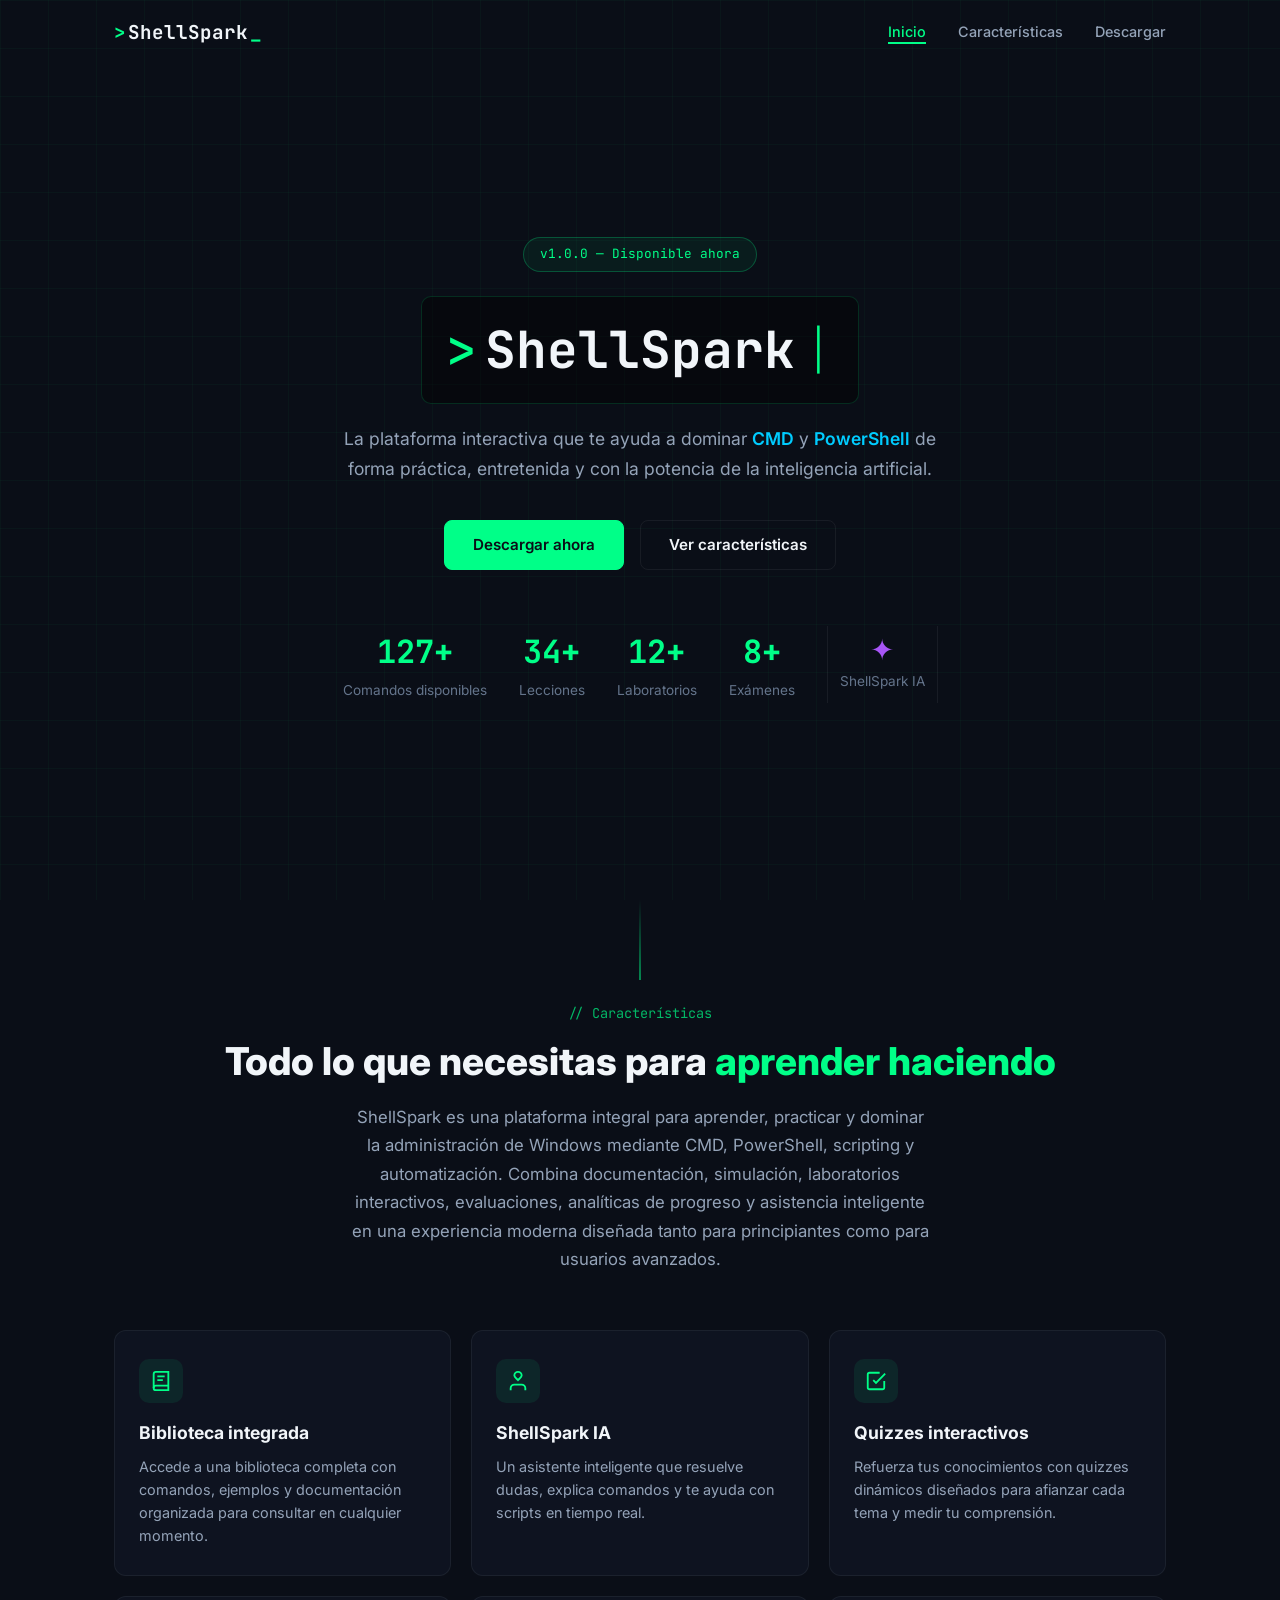
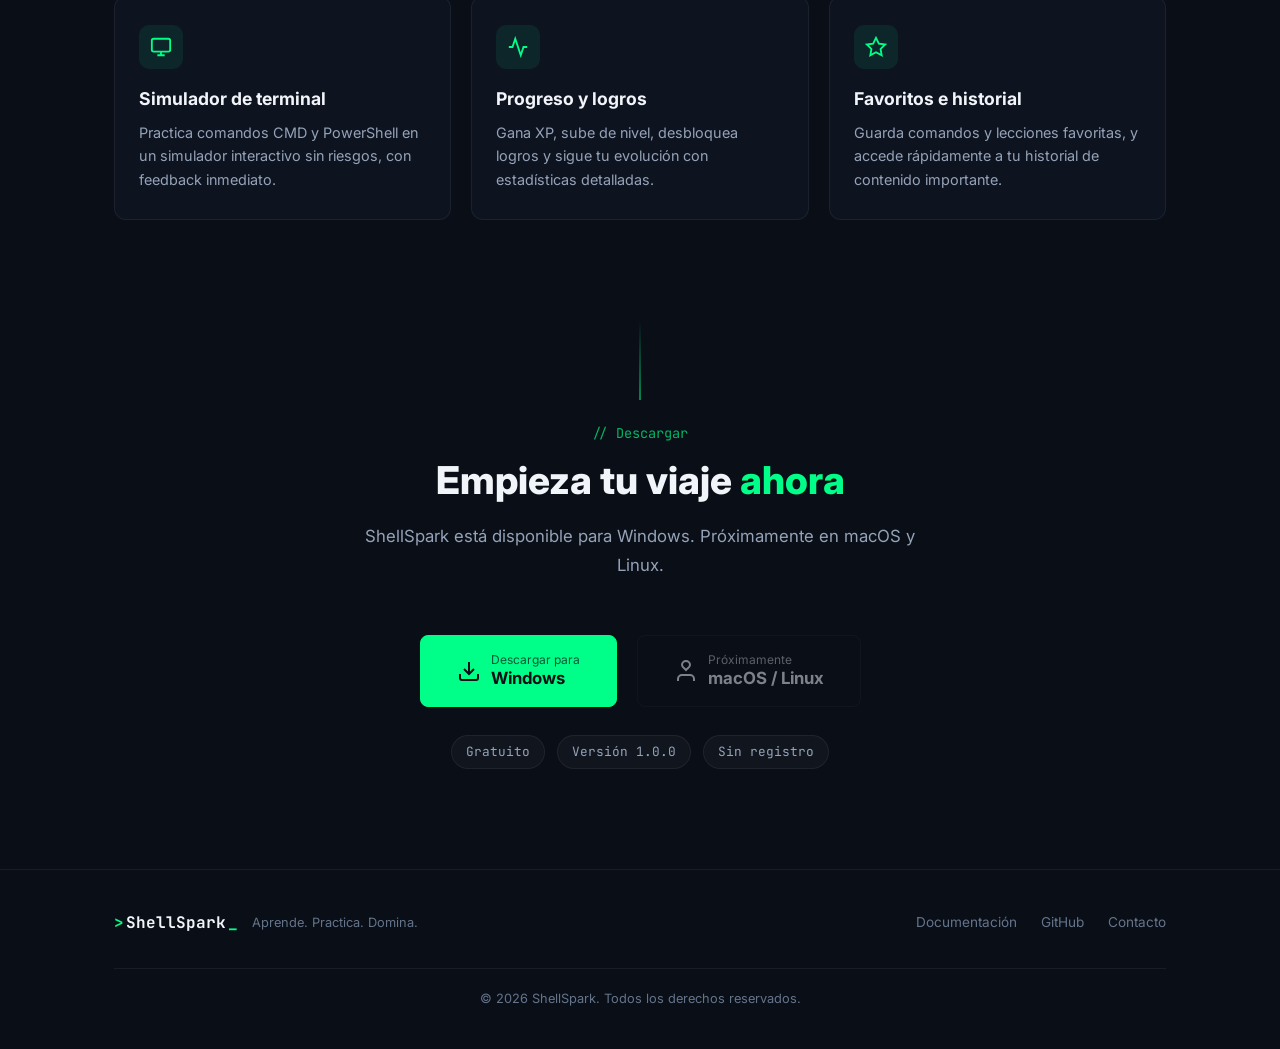
<file: index.html>
<!DOCTYPE html>
<html lang="es">

<head>
  <meta charset="UTF-8">
  <meta name="viewport" content="width=device-width, initial-scale=1.0">
  <title>ShellSpark — Domina CMD y PowerShell</title>
  <meta name="description"
    content="Plataforma interactiva para aprender CMD y PowerShell con desafíos, IA y gamificación.">
  <meta name="google-site-verification" content="49528b79247a3274" />
  <link rel="preconnect" href="https://fonts.googleapis.com">
  <link rel="preconnect" href="https://fonts.gstatic.com" crossorigin>
  <link
    href="https://fonts.googleapis.com/css2?family=Inter:wght@400;500;600;700;800&family=JetBrains+Mono:wght@400;500;700&display=swap"
    rel="stylesheet">
  <link rel="icon" type="image/png" sizes="32x32" href="assets/favicon-32.png">
  <link rel="icon" type="image/png" sizes="64x64" href="assets/favicon-64.png">
  <link rel="icon" type="image/png" sizes="128x128" href="assets/favicon-128.png">
  <link rel="icon" type="image/png" sizes="196x196" href="assets/favicon-196.png">
  <link rel="apple-touch-icon" href="assets/favicon-196.png">
  <link rel="stylesheet" href="css/style.css">
</head>

<body>
  <nav class="navbar" id="navbar">
    <div class="container nav-container">
      <a href="#" class="nav-logo">
        <span class="logo-bracket">&gt;</span>
        <span class="logo-text">ShellSpark</span>
        <span class="logo-cursor">_</span>
      </a>
      <button class="nav-toggle" id="navToggle" aria-label="Menú">
        <span></span><span></span><span></span>
      </button>
      <ul class="nav-menu" id="navMenu">
        <li><a href="#hero" class="nav-link active">Inicio</a></li>
        <li><a href="#features" class="nav-link">Características</a></li>
        <li><a href="#download" class="nav-link">Descargar</a></li>
      </ul>
    </div>
  </nav>

  <section class="hero" id="hero">
    <div class="container hero-container">
      <div class="hero-badge">v1.0.0 — Disponible ahora</div>
      <h1 class="hero-title">
        <span class="terminal-line">
          <span class="prompt">></span>
          <span class="typed-text" id="typedText"></span>
          <span class="cursor-blink">|</span>
        </span>
      </h1>
      <p class="hero-subtitle">
        La plataforma interactiva que te ayuda a dominar <strong>CMD</strong> y <strong>PowerShell</strong>
        de forma práctica, entretenida y con la potencia de la inteligencia artificial.
      </p>
      <div class="hero-actions">
        <a href="#download" class="btn btn-primary">Descargar ahora</a>
        <a href="#features" class="btn btn-outline">Ver características</a>
      </div>
      <div class="hero-stats">
        <div class="stat-item">
          <span class="stat-number" data-key="comandos">0</span>
          <span class="stat-label">Comandos disponibles</span>
        </div>
        <div class="stat-item">
          <span class="stat-number" data-key="lecciones">0</span>
          <span class="stat-label">Lecciones</span>
        </div>
        <div class="stat-item">
          <span class="stat-number" data-key="laboratorios">0</span>
          <span class="stat-label">Laboratorios</span>
        </div>
        <div class="stat-item">
          <span class="stat-number" data-key="examenes">0</span>
          <span class="stat-label">Exámenes</span>
        </div>
        <div class="stat-item stat-item-ia">
          <span class="stat-badge">✦</span>
          <span class="stat-label">ShellSpark IA</span>
        </div>
      </div>
    </div>
    <div class="hero-bg-grid"></div>
  </section>

  <section class="features" id="features">
    <div class="container">
      <div class="section-header">
        <span class="section-tag">// Características</span>
        <h2 class="section-title">Todo lo que necesitas para <span class="highlight">aprender haciendo</span></h2>
        <p class="section-desc">
          ShellSpark es una plataforma integral para aprender, practicar y dominar la administración
          de Windows mediante CMD, PowerShell, scripting y automatización. Combina documentación,
          simulación, laboratorios interactivos, evaluaciones, analíticas de progreso y asistencia
          inteligente en una experiencia moderna diseñada tanto para principiantes como para usuarios avanzados.
        </p>
      </div>
      <div class="features-grid">
        <div class="feature-card" data-delay="0">
          <div class="feature-icon">
            <svg viewBox="0 0 24 24" fill="none" stroke="currentColor" stroke-width="2">
              <path d="M4 19.5A2.5 2.5 0 016.5 17H20" />
              <path d="M6.5 2H20v20H6.5A2.5 2.5 0 014 19.5v-15A2.5 2.5 0 016.5 2z" />
              <line x1="8" y1="7" x2="16" y2="7" />
              <line x1="8" y1="11" x2="14" y2="11" />
            </svg>
          </div>
          <h3 class="feature-title">Biblioteca integrada</h3>
          <p class="feature-desc">Accede a una biblioteca completa con comandos, ejemplos y documentación organizada
            para consultar en cualquier momento.</p>
        </div>
        <div class="feature-card" data-delay="100">
          <div class="feature-icon">
            <svg viewBox="0 0 24 24" fill="none" stroke="currentColor" stroke-width="2">
              <path d="M12 2a4 4 0 014 4c0 2-2 3-4 5-2-2-4-3-4-5a4 4 0 014-4z" />
              <path d="M4 22v-2a4 4 0 014-4h8a4 4 0 014 4v2" />
            </svg>
          </div>
          <h3 class="feature-title">ShellSpark IA</h3>
          <p class="feature-desc">Un asistente inteligente que resuelve dudas, explica comandos y te ayuda con scripts
            en tiempo real.</p>
        </div>
        <div class="feature-card" data-delay="200">
          <div class="feature-icon">
            <svg viewBox="0 0 24 24" fill="none" stroke="currentColor" stroke-width="2">
              <path d="M9 11l3 3L22 4" />
              <path d="M21 12v7a2 2 0 01-2 2H5a2 2 0 01-2-2V5a2 2 0 012-2h11" />
            </svg>
          </div>
          <h3 class="feature-title">Quizzes interactivos</h3>
          <p class="feature-desc">Refuerza tus conocimientos con quizzes dinámicos diseñados para afianzar cada tema y
            medir tu comprensión.</p>
        </div>
        <div class="feature-card" data-delay="300">
          <div class="feature-icon">
            <svg viewBox="0 0 24 24" fill="none" stroke="currentColor" stroke-width="2">
              <rect x="2" y="3" width="20" height="14" rx="2" />
              <line x1="8" y1="21" x2="16" y2="21" />
              <line x1="12" y1="17" x2="12" y2="21" />
            </svg>
          </div>
          <h3 class="feature-title">Simulador de terminal</h3>
          <p class="feature-desc">Practica comandos CMD y PowerShell en un simulador interactivo sin riesgos, con
            feedback inmediato.</p>
        </div>
        <div class="feature-card" data-delay="400">
          <div class="feature-icon">
            <svg viewBox="0 0 24 24" fill="none" stroke="currentColor" stroke-width="2">
              <polyline points="22 12 18 12 15 21 9 3 6 12 2 12" />
            </svg>
          </div>
          <h3 class="feature-title">Progreso y logros</h3>
          <p class="feature-desc">Gana XP, sube de nivel, desbloquea logros y sigue tu evolución con estadísticas
            detalladas.</p>
        </div>
        <div class="feature-card" data-delay="500">
          <div class="feature-icon">
            <svg viewBox="0 0 24 24" fill="none" stroke="currentColor" stroke-width="2">
              <polygon
                points="12 2 15.09 8.26 22 9.27 17 14.14 18.18 21.02 12 17.77 5.82 21.02 7 14.14 2 9.27 8.91 8.26 12 2" />
            </svg>
          </div>
          <h3 class="feature-title">Favoritos e historial</h3>
          <p class="feature-desc">Guarda comandos y lecciones favoritas, y accede rápidamente a tu historial de
            contenido importante.</p>
        </div>
      </div>
    </div>
  </section>

  <section class="download" id="download">
    <div class="container">
      <div class="download-content">
        <div class="section-header">
          <span class="section-tag">// Descargar</span>
          <h2 class="section-title">Empieza tu viaje <span class="highlight">ahora</span></h2>
          <p class="section-desc">
            ShellSpark está disponible para Windows. Próximamente en macOS y Linux.
          </p>
        </div>
        <div class="download-buttons">
          <a href="https://github.com/jaguilar-cmyk/ShellSpark.likb/releases/download/v1.0.0/ShellSpark.AI-1.0.0-x64.exe"
            target="_blank" rel="noopener noreferrer" class="btn btn-primary btn-lg download-btn">
            <svg class="btn-icon" viewBox="0 0 24 24" fill="none" stroke="currentColor" stroke-width="2">
              <path d="M21 15v4a2 2 0 01-2 2H5a2 2 0 01-2-2v-4" />
              <polyline points="7 10 12 15 17 10" />
              <line x1="12" y1="15" x2="12" y2="3" />
            </svg>
            <span class="btn-text">
              <span class="btn-label">Descargar para</span>
              <span class="btn-name">Windows</span>
            </span>
          </a>
          <button class="btn btn-outline btn-lg" disabled>
            <svg class="btn-icon" viewBox="0 0 24 24" fill="none" stroke="currentColor" stroke-width="2">
              <path d="M12 2a4 4 0 014 4c0 2-2 3-4 5-2-2-4-3-4-5a4 4 0 014-4z" />
              <path d="M4 22v-2a4 4 0 014-4h8a4 4 0 014 4v2" />
            </svg>
            <span class="btn-text">
              <span class="btn-label">Próximamente</span>
              <span class="btn-name">macOS / Linux</span>
            </span>
          </button>
        </div>
        <div class="download-info">
          <span class="info-chip">Gratuito</span>
          <span class="info-chip">Versión 1.0.0</span>
          <span class="info-chip">Sin registro</span>
        </div>
      </div>
    </div>
  </section>

  <footer class="footer">
    <div class="container footer-container">
      <div class="footer-brand">
        <span class="logo-bracket">&gt;</span>
        <span class="logo-text">ShellSpark</span>
        <span class="logo-cursor">_</span>
        <p class="footer-desc">Aprende. Practica. Domina.</p>
      </div>
      <div class="footer-links">
        <a href="#">Documentación</a>
        <a href="#">GitHub</a>
        <a href="#">Contacto</a>
      </div>
      <p class="footer-copy">&copy; 2026 ShellSpark. Todos los derechos reservados.</p>
    </div>
  </footer>

  <script src="js/main.js"></script>
</body>

</html>
</file>
<file: css/style.css>
:root {
  --bg-primary: #0a0e17;
  --bg-secondary: #111827;
  --bg-card: rgba(17, 24, 39, 0.6);
  --text-primary: #f1f5f9;
  --text-secondary: #94a3b8;
  --text-muted: #64748b;
  --accent-green: #00ff88;
  --accent-cyan: #00ccff;
  --accent-purple: #a855f7;
  --border-color: rgba(0, 255, 136, 0.15);
  --glass-bg: rgba(255, 255, 255, 0.03);
  --glass-border: rgba(255, 255, 255, 0.06);
  --font-sans: 'Inter', -apple-system, BlinkMacSystemFont, sans-serif;
  --font-mono: 'JetBrains Mono', 'Cascadia Code', monospace;
  --max-width: 1100px;
  --nav-height: 64px;
}

*,
*::before,
*::after {
  box-sizing: border-box;
  margin: 0;
  padding: 0;
}

html {
  scroll-behavior: smooth;
  scroll-padding-top: var(--nav-height);
}

body {
  font-family: var(--font-sans);
  background: var(--bg-primary);
  color: var(--text-primary);
  line-height: 1.6;
  -webkit-font-smoothing: antialiased;
}

a {
  color: inherit;
  text-decoration: none;
}

img {
  max-width: 100%;
  display: block;
}

.container {
  width: 100%;
  max-width: var(--max-width);
  margin: 0 auto;
  padding: 0 24px;
}

/* ── Navbar ── */
.navbar {
  position: fixed;
  top: 0;
  left: 0;
  right: 0;
  height: var(--nav-height);
  z-index: 1000;
  transition: background 0.3s, box-shadow 0.3s;
}

.navbar.scrolled {
  background: rgba(10, 14, 23, 0.85);
  backdrop-filter: blur(16px);
  -webkit-backdrop-filter: blur(16px);
  border-bottom: 1px solid var(--glass-border);
}

.nav-container {
  display: flex;
  align-items: center;
  justify-content: space-between;
  height: 100%;
}

.nav-logo {
  display: flex;
  align-items: center;
  gap: 2px;
  font-family: var(--font-mono);
  font-size: 1.2rem;
  font-weight: 700;
}

.logo-bracket {
  color: var(--accent-green);
}

.logo-text {
  color: var(--text-primary);
}

.logo-cursor {
  color: var(--accent-green);
  animation: blink 1s step-end infinite;
}

.nav-menu {
  display: flex;
  list-style: none;
  gap: 32px;
}

.nav-link {
  font-size: 0.9rem;
  font-weight: 500;
  color: var(--text-secondary);
  transition: color 0.2s;
  position: relative;
}

.nav-link::after {
  content: '';
  position: absolute;
  bottom: -4px;
  left: 0;
  width: 0;
  height: 2px;
  background: var(--accent-green);
  transition: width 0.3s;
}

.nav-link:hover,
.nav-link.active {
  color: var(--accent-green);
}

.nav-link:hover::after,
.nav-link.active::after {
  width: 100%;
}

.nav-toggle {
  display: none;
  flex-direction: column;
  gap: 5px;
  background: none;
  border: none;
  cursor: pointer;
  padding: 4px;
}

.nav-toggle span {
  display: block;
  width: 24px;
  height: 2px;
  background: var(--text-primary);
  transition: 0.3s;
  border-radius: 2px;
}

.nav-toggle.active span:nth-child(1) {
  transform: rotate(45deg) translate(5px, 5px);
}

.nav-toggle.active span:nth-child(2) {
  opacity: 0;
}

.nav-toggle.active span:nth-child(3) {
  transform: rotate(-45deg) translate(5px, -5px);
}

/* ── Buttons ── */
.btn {
  display: inline-flex;
  align-items: center;
  gap: 10px;
  padding: 12px 28px;
  border-radius: 8px;
  font-family: var(--font-sans);
  font-size: 0.95rem;
  font-weight: 600;
  cursor: pointer;
  transition: all 0.25s;
  border: 1.5px solid transparent;
}

.btn-primary {
  background: var(--accent-green);
  color: #0a0e17;
  border-color: var(--accent-green);
}

.btn-primary:hover {
  background: transparent;
  color: var(--accent-green);
  box-shadow: 0 0 24px rgba(0, 255, 136, 0.25);
}

.btn-outline {
  background: transparent;
  color: var(--text-primary);
  border-color: var(--glass-border);
}

.btn-outline:hover {
  border-color: var(--accent-green);
  color: var(--accent-green);
}

.btn-lg {
  padding: 16px 36px;
  font-size: 1rem;
}

.btn:disabled {
  opacity: 0.5;
  cursor: not-allowed;
}

.btn-icon {
  width: 24px;
  height: 24px;
  flex-shrink: 0;
}

.btn-text {
  display: flex;
  flex-direction: column;
  align-items: flex-start;
  line-height: 1.3;
}

.btn-label {
  font-size: 0.75rem;
  font-weight: 400;
  opacity: 0.7;
}

.btn-name {
  font-size: 1.05rem;
  font-weight: 700;
}

/* ── Hero ── */
.hero {
  min-height: 100vh;
  display: flex;
  align-items: center;
  position: relative;
  overflow: hidden;
  padding: 120px 0 80px;
}

.hero-bg-grid {
  position: absolute;
  inset: 0;
  background-image:
    linear-gradient(rgba(0, 255, 136, 0.03) 1px, transparent 1px),
    linear-gradient(90deg, rgba(0, 255, 136, 0.03) 1px, transparent 1px);
  background-size: 48px 48px;
  pointer-events: none;
}

.hero-container {
  position: relative;
  z-index: 1;
  text-align: center;
}

.hero-badge {
  display: inline-block;
  padding: 6px 16px;
  border-radius: 100px;
  font-size: 0.8rem;
  font-family: var(--font-mono);
  color: var(--accent-green);
  border: 1px solid rgba(0, 255, 136, 0.25);
  background: rgba(0, 255, 136, 0.06);
  margin-bottom: 24px;
}

.hero-title {
  font-family: var(--font-mono);
  font-size: clamp(1.8rem, 5vw, 3.2rem);
  font-weight: 700;
  margin-bottom: 20px;
  min-height: 1.4em;
}

.terminal-line {
  display: inline-flex;
  align-items: center;
  gap: 8px;
  background: rgba(0, 0, 0, 0.4);
  border: 1px solid rgba(0, 255, 136, 0.15);
  border-radius: 10px;
  padding: 12px 24px;
  font-size: inherit;
}

.prompt {
  color: var(--accent-green);
  font-weight: 500;
}

.typed-text {
  color: var(--text-primary);
}

.cursor-blink {
  color: var(--accent-green);
  animation: blink 0.8s step-end infinite;
  font-weight: 100;
}

.hero-subtitle {
  max-width: 640px;
  margin: 0 auto 36px;
  font-size: 1.1rem;
  color: var(--text-secondary);
  line-height: 1.7;
}

.hero-subtitle strong {
  color: var(--accent-cyan);
  font-weight: 600;
}

.hero-actions {
  display: flex;
  gap: 16px;
  justify-content: center;
  flex-wrap: wrap;
  margin-bottom: 56px;
}

.hero-stats {
  display: flex;
  justify-content: center;
  gap: 32px;
  flex-wrap: wrap;
}

.stat-item {
  text-align: center;
}

.stat-number {
  display: block;
  font-family: var(--font-mono);
  font-size: 2rem;
  font-weight: 700;
  color: var(--accent-green);
}

.stat-label {
  font-size: 0.85rem;
  color: var(--text-muted);
  margin-top: 4px;
}

.stat-item-ia {
  display: flex;
  flex-direction: column;
  align-items: center;
  justify-content: center;
  padding: 0 12px;
  border-left: 1px solid var(--glass-border);
  border-right: 1px solid var(--glass-border);
}

.stat-badge {
  display: block;
  font-size: 1.8rem;
  line-height: 1;
  color: var(--accent-purple);
  margin-bottom: 2px;
  animation: pulse-glow 2s ease-in-out infinite;
}

@keyframes pulse-glow {
  0%, 100% { opacity: 0.7; transform: scale(1); }
  50% { opacity: 1; transform: scale(1.15); }
}

/* ── Section common ── */
.section-header {
  text-align: center;
  margin-bottom: 56px;
}

.section-tag {
  display: inline-block;
  font-family: var(--font-mono);
  font-size: 0.85rem;
  color: var(--accent-green);
  margin-bottom: 12px;
  opacity: 0.7;
}

.section-title {
  font-size: clamp(1.6rem, 3.5vw, 2.4rem);
  font-weight: 800;
  line-height: 1.3;
  margin-bottom: 16px;
}

.highlight {
  color: var(--accent-green);
}

.section-desc {
  max-width: 580px;
  margin: 0 auto;
  color: var(--text-secondary);
  font-size: 1.05rem;
  line-height: 1.7;
}

/* ── Features ── */
.features {
  padding: 100px 0;
  position: relative;
}

.features::before {
  content: '';
  position: absolute;
  top: 0;
  left: 50%;
  transform: translateX(-50%);
  width: 1px;
  height: 80px;
  background: linear-gradient(to bottom, transparent, var(--accent-green));
}

.features-grid {
  display: grid;
  grid-template-columns: repeat(3, 1fr);
  gap: 20px;
}

.feature-card {
  background: var(--bg-card);
  border: 1px solid var(--glass-border);
  border-radius: 12px;
  padding: 28px 24px;
  transition: all 0.35s;
  position: relative;
  overflow: hidden;
  opacity: 0;
  transform: translateY(30px);
}

.feature-card.visible {
  opacity: 1;
  transform: translateY(0);
}

.feature-card::before {
  content: '';
  position: absolute;
  top: 0;
  left: 0;
  right: 0;
  height: 2px;
  background: linear-gradient(90deg, transparent, var(--accent-green), transparent);
  opacity: 0;
  transition: opacity 0.35s;
}

.feature-card:hover {
  border-color: rgba(0, 255, 136, 0.3);
  transform: translateY(-4px);
  box-shadow: 0 12px 40px rgba(0, 0, 0, 0.3);
}

.feature-card:hover::before {
  opacity: 1;
}

.feature-icon {
  width: 44px;
  height: 44px;
  border-radius: 10px;
  background: rgba(0, 255, 136, 0.08);
  display: flex;
  align-items: center;
  justify-content: center;
  margin-bottom: 16px;
}

.feature-icon svg {
  width: 22px;
  height: 22px;
  color: var(--accent-green);
}

.feature-title {
  font-size: 1.1rem;
  font-weight: 700;
  margin-bottom: 8px;
  color: var(--text-primary);
}

.feature-desc {
  font-size: 0.9rem;
  color: var(--text-secondary);
  line-height: 1.6;
}

/* ── Download ── */
.download {
  padding: 100px 0;
  position: relative;
}

.download::before {
  content: '';
  position: absolute;
  top: 0;
  left: 50%;
  transform: translateX(-50%);
  width: 1px;
  height: 80px;
  background: linear-gradient(to bottom, transparent, var(--accent-green));
}

.download-content {
  text-align: center;
}

.download-buttons {
  display: flex;
  gap: 20px;
  justify-content: center;
  flex-wrap: wrap;
  margin-top: 40px;
}

.download-info {
  display: flex;
  gap: 12px;
  justify-content: center;
  flex-wrap: wrap;
  margin-top: 28px;
}

.info-chip {
  padding: 6px 14px;
  border-radius: 100px;
  font-size: 0.8rem;
  font-family: var(--font-mono);
  color: var(--text-secondary);
  border: 1px solid var(--glass-border);
  background: var(--glass-bg);
}

/* ── Footer ── */
.footer {
  border-top: 1px solid var(--glass-border);
  padding: 40px 0;
}

.footer-container {
  display: flex;
  align-items: center;
  justify-content: space-between;
  flex-wrap: wrap;
  gap: 20px;
}

.footer-brand {
  display: flex;
  align-items: center;
  gap: 2px;
  font-family: var(--font-mono);
  font-size: 1rem;
  font-weight: 700;
}

.footer-desc {
  font-family: var(--font-sans);
  font-size: 0.8rem;
  color: var(--text-muted);
  margin-left: 12px;
  font-weight: 400;
}

.footer-links {
  display: flex;
  gap: 24px;
}

.footer-links a {
  font-size: 0.85rem;
  color: var(--text-muted);
  transition: color 0.2s;
}

.footer-links a:hover {
  color: var(--accent-green);
}

.footer-copy {
  width: 100%;
  text-align: center;
  font-size: 0.8rem;
  color: var(--text-muted);
  padding-top: 20px;
  border-top: 1px solid var(--glass-border);
  margin-top: 12px;
}

/* ── Animations ── */
@keyframes blink {
  50% { opacity: 0; }
}

/* ── Responsive ── */
@media (max-width: 900px) {
  .features-grid {
    grid-template-columns: repeat(2, 1fr);
  }
}

@media (max-width: 700px) {
  .nav-menu {
    position: fixed;
    top: var(--nav-height);
    left: 0;
    right: 0;
    background: rgba(10, 14, 23, 0.97);
    backdrop-filter: blur(16px);
    flex-direction: column;
    padding: 24px;
    gap: 20px;
    transform: translateY(-100%);
    opacity: 0;
    pointer-events: none;
    transition: all 0.35s;
    border-bottom: 1px solid var(--glass-border);
  }

  .nav-menu.open {
    transform: translateY(0);
    opacity: 1;
    pointer-events: all;
  }

  .nav-toggle {
    display: flex;
  }

  .nav-link {
    font-size: 1.1rem;
  }

  .hero-title {
    font-size: clamp(1.2rem, 6vw, 1.8rem);
  }

  .terminal-line {
    padding: 10px 16px;
  }

  .hero-stats {
    gap: 20px;
  }

  .stat-number {
    font-size: 1.5rem;
  }

  .stat-item-ia {
    border: none;
    padding: 0;
    width: 100%;
  }

  .stat-badge {
    font-size: 1.4rem;
  }

  .features-grid {
    grid-template-columns: 1fr;
  }

  .footer-container {
    flex-direction: column;
    text-align: center;
  }
}

@media (max-width: 480px) {
  .hero-actions {
    flex-direction: column;
    align-items: center;
  }

  .btn {
    width: 100%;
    max-width: 280px;
    justify-content: center;
  }
}
</file>
